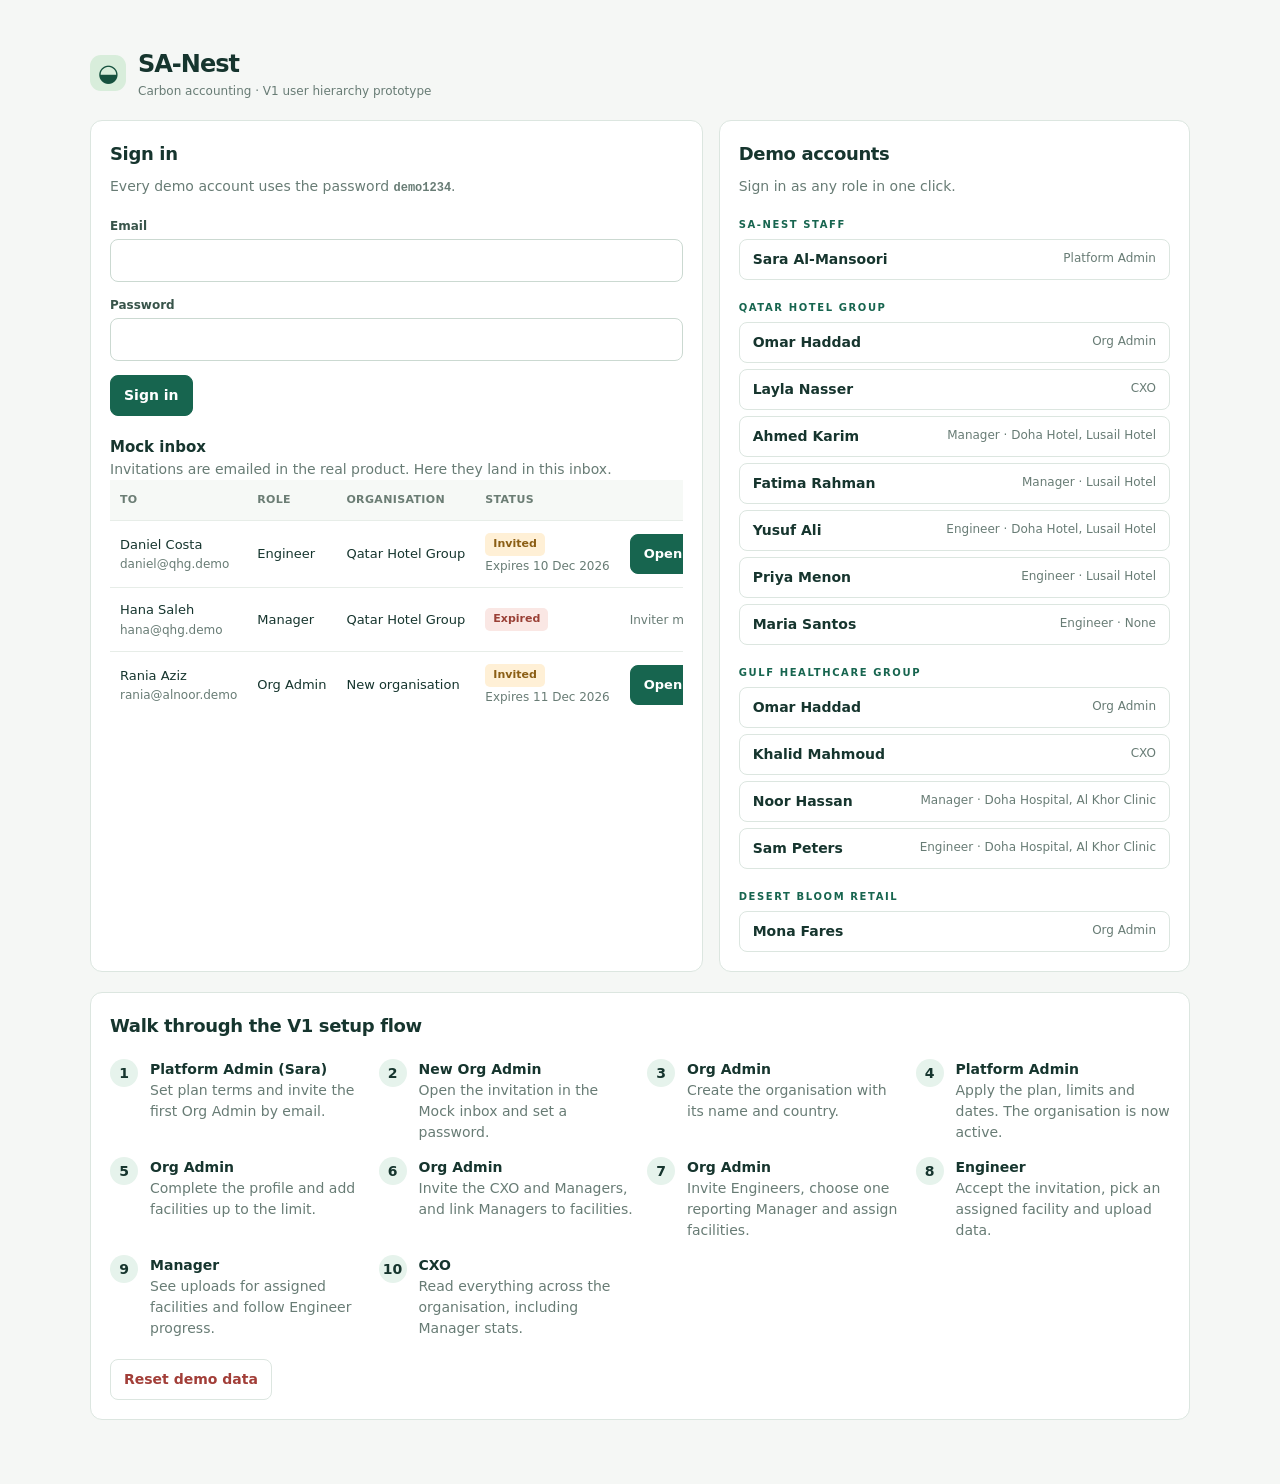
<file: index.html>
<!doctype html>
<html lang="en">
<head>
  <meta charset="utf-8">
  <meta name="viewport" content="width=device-width,initial-scale=1">
  <title>SA-Nest | User hierarchy prototype</title>
  <link rel="stylesheet" href="css/styles.css">
  <link rel="stylesheet" href="css/hierarchy.css">
</head>
<body>
  <div class="app">
    <aside class="side" id="side"></aside>
    <main class="main">
      <header class="top" id="top"></header>
      <div class="body" id="body"></div>
    </main>
  </div>

  <div class="modalshade" id="shade">
    <div class="modal" role="dialog" aria-modal="true" aria-labelledby="mt">
      <div class="modalhead"><h2 id="mt"></h2><button onclick="closeModal()" aria-label="Close">✕</button></div>
      <div id="mc"></div>
    </div>
  </div>
  <div class="toast" id="toast" role="status"></div>

  <!-- Plain scripts, loaded in order. No build step: open this file in a browser. -->
  <!-- 1. Helpers -->
  <script src="js/core/utils.js"></script>
  <!-- 2. Mock data (edit these to change the demo) -->
  <script src="js/data/plans.js"></script>
  <script src="js/data/organisations.js"></script>
  <script src="js/data/users.js"></script>
  <script src="js/data/ledger.js"></script>
  <script src="js/data/ghg.js"></script>
  <!-- 3. Rules from the hierarchy document -->
  <script src="js/core/store.js"></script>
  <script src="js/core/permissions.js"></script>
  <script src="js/core/people.js"></script>
  <script src="js/core/plans.js"></script>
  <script src="js/core/ledger.js"></script>
  <script src="js/core/auth.js"></script>
  <script src="js/core/ghg.js"></script>
  <script src="js/core/spreadsheet.js"></script>
  <!-- 4. App shell and screens -->
  <script src="js/app.js"></script>
  <script src="js/views/login.js"></script>
  <script src="js/views/platform-admin.js"></script>
  <script src="js/views/organisation.js"></script>
  <script src="js/views/overview.js"></script>
  <script src="js/views/facilities.js"></script>
  <script src="js/views/people.js"></script>
  <script src="js/views/ghg.js"></script>
  <script src="js/views/records.js"></script>
  <script>boot();</script>
</body>
</html>
</file>
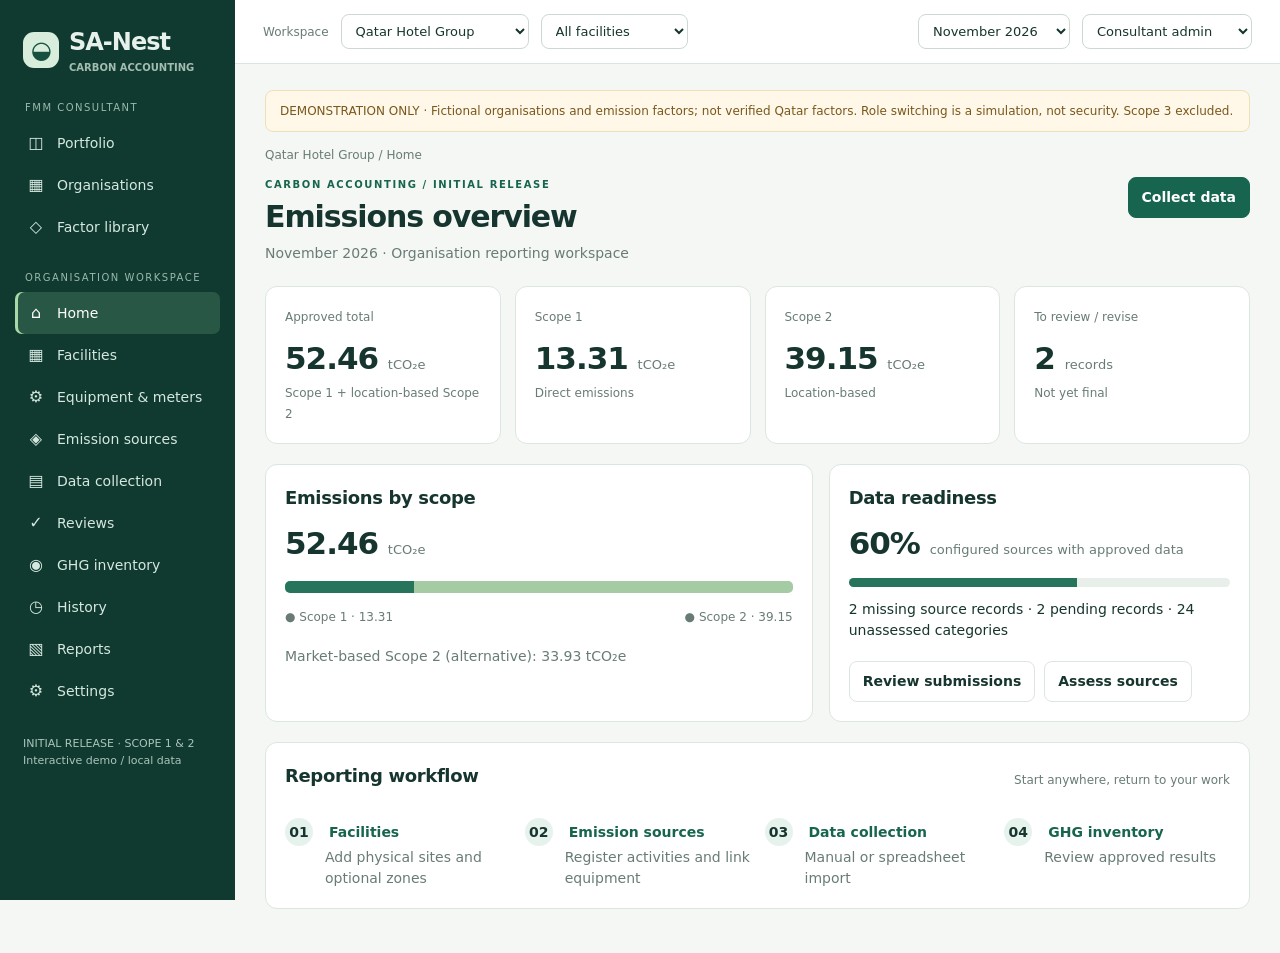
<file: original/SA-Nest_Interactive_Prototype.html>
<!doctype html><html lang="en"><head><meta charset="utf-8"><meta name="viewport" content="width=device-width,initial-scale=1"><title>SA-Nest | Carbon accounting prototype</title><style>
:root{--ink:#16352e;--muted:#687c75;--green:#17654f;--pale:#e6f3ec;--line:#dce6e0;--bg:#f5f7f5;--white:#fff;--amber:#94651b}*{box-sizing:border-box}body{margin:0;font:14px/1.5 system-ui,-apple-system,sans-serif;color:var(--ink);background:var(--bg)}button,input,select,textarea{font:inherit}button{cursor:pointer;border:1px solid var(--line);border-radius:8px;padding:9px 13px;background:white;color:var(--ink);font-weight:650}button:hover{border-color:var(--green);background:#edf6ef}button:disabled{opacity:.45;cursor:not-allowed}button.primary{background:var(--green);color:white;border-color:var(--green)}button.danger{color:#a23e38}button.link{border:0;padding:4px;color:var(--green);background:transparent}a{color:var(--green)}input,select,textarea{border:1px solid #cbd9d1;border-radius:8px;padding:10px;background:#fff;color:var(--ink);min-width:0;width:100%}input[type=file]{padding:8px}label{display:block;font-weight:650;font-size:12px;color:#38544a;margin-bottom:4px}h1,h2,h3,p{margin:0}h1{font-size:30px;letter-spacing:-1.1px;line-height:1.2}h2{font-size:18px;letter-spacing:-.35px}h3{font-size:15px}.muted,small{color:var(--muted)}small{font-size:12px}.app{display:grid;grid-template-columns:235px minmax(0,1fr);min-height:100vh}.side{background:#103a30;color:#e6f1eb;padding:24px 15px;position:sticky;top:0;height:100vh;overflow:auto}.brand{display:flex;gap:10px;align-items:center;font-size:24px;letter-spacing:-1px;font-weight:750;margin:0 8px 25px}.logo{display:grid;place-items:center;background:#d8eddb;color:#15513e;width:36px;height:36px;border-radius:11px;font-size:24px}.side small{color:#a3bdb1}.navlabel{font-size:10px;letter-spacing:1.5px;text-transform:uppercase;color:#9bb9ac;margin:22px 10px 7px}.nav{display:flex;align-items:center;gap:10px;width:100%;text-align:left;background:transparent;border:0;color:#d5e8df;padding:9px 10px;border-radius:7px;font-weight:500}.nav:hover,.nav.active{background:#285746;color:white}.nav.active{box-shadow:inset 3px 0 #a7d8a5}.ni{width:22px;text-align:center;font-size:16px}.sidefoot{margin:24px 8px;color:#abc5ba;font-size:11px}.main{min-width:0}.top{background:white;border-bottom:1px solid var(--line);padding:14px 28px;display:flex;gap:12px;align-items:center;flex-wrap:wrap;position:sticky;top:0;z-index:5}.top select{width:auto;max-width:220px;padding:8px 10px;font-size:13px}.top .grow{flex:1}.workspace{font-size:12px;color:var(--muted)}.body{padding:26px 30px 44px;max-width:1560px;margin:auto}.hero{display:flex;justify-content:space-between;gap:14px;align-items:flex-start;margin:13px 0 22px}.eyebrow{font-size:10px;letter-spacing:1.6px;color:var(--green);font-weight:750;text-transform:uppercase;margin-bottom:7px}.hero p{margin-top:8px;color:var(--muted);max-width:680px}.row{display:flex;gap:9px;align-items:center;flex-wrap:wrap}.between{justify-content:space-between}.grid{display:grid;grid-template-columns:repeat(auto-fit,minmax(215px,1fr));gap:14px}.two{display:grid;grid-template-columns:1.3fr 1fr;gap:16px}.card{background:white;border:1px solid var(--line);border-radius:12px;padding:19px;min-width:0}.card h2{margin-bottom:9px}.stat{font-size:31px;font-weight:700;letter-spacing:-1px;margin:8px 0 0;font-variant-numeric:tabular-nums}.stat span{font-size:13px;letter-spacing:0;color:var(--muted);font-weight:500}.section{margin-top:20px}.tag{display:inline-flex;align-items:center;border-radius:5px;padding:3px 8px;background:#e9efeb;color:#4f6359;font-size:11px;font-weight:650;white-space:nowrap}.tag.good{background:#e3f3e8;color:#176044}.tag.warn{background:#fff0d6;color:#8b5e14}.tag.bad{background:#fae7e4;color:#9a4036}.notice{background:#edf5ee;border:1px solid #d7e7d9;color:#365b48;padding:11px 14px;border-radius:8px;font-size:12px;margin-bottom:14px}.notice.warn{background:#fff8e8;border-color:#efdfb8;color:#79571d}.tabs{display:flex;gap:5px;border-bottom:1px solid var(--line);margin-bottom:17px;overflow:auto}.tabs button{border:0;background:transparent;white-space:nowrap;color:var(--muted);border-radius:0;border-bottom:3px solid transparent}.tabs button.active{color:var(--green);border-color:var(--green)}.tablewrap{overflow:auto}table{width:100%;border-collapse:collapse;text-align:left;white-space:nowrap}th{font-size:11px;color:#6b7d74;font-weight:700;text-transform:uppercase;letter-spacing:.35px;background:#f6f9f6}td,th{padding:12px 10px;border-bottom:1px solid #e7ede8;vertical-align:middle}td{font-size:13px}tr:last-child td{border-bottom:0}.empty{padding:24px;text-align:center;color:var(--muted)}.bar{height:12px;background:#e8efea;border-radius:5px;overflow:hidden;display:flex}.bar i{display:block;height:100%;background:#26745b}.bar i.alt{background:#a4cba3}.mini{height:9px}.field{margin-bottom:14px}.formgrid{display:grid;grid-template-columns:1fr 1fr;gap:12px}.formgrid .full{grid-column:1/-1}.modalshade{display:none;position:fixed;inset:0;background:#102a25a0;z-index:30;align-items:center;justify-content:center;padding:20px}.modalshade.open{display:flex}.modal{width:min(720px,100%);max-height:92vh;overflow:auto;background:#fff;border-radius:15px;box-shadow:0 20px 75px #0003;padding:23px}.modalhead{display:flex;justify-content:space-between;align-items:center;margin-bottom:17px}.modalfoot{display:flex;justify-content:flex-end;gap:9px;margin-top:16px;border-top:1px solid var(--line);padding-top:16px}.err{color:#a34036;font-size:12px;margin:8px 0}.toast{position:fixed;bottom:22px;right:22px;z-index:50;background:#103a30;color:white;padding:12px 18px;border-radius:9px;box-shadow:0 8px 30px #0002;display:none;max-width:90vw}.iconbox{height:38px;width:38px;border-radius:9px;background:var(--pale);display:grid;place-items:center;font-size:19px;color:var(--green)}.facility-card{display:flex;flex-direction:column;gap:12px}.facility-card .row{margin-top:auto}.crumb{color:var(--muted);font-size:12px}.chartrow{display:grid;grid-template-columns:125px 1fr 75px;gap:10px;align-items:center;margin:13px 0;font-size:12px}.chartrow b{text-align:right;font-variant-numeric:tabular-nums}.stack{display:grid;gap:12px}.pillrow{display:flex;gap:8px;flex-wrap:wrap}.step{display:flex;gap:12px;align-items:flex-start}.stepnum{width:28px;height:28px;flex:none;display:grid;place-items:center;border-radius:50%;background:var(--pale);font-weight:700}.scopebox{border:1px solid var(--line);border-radius:10px;margin-top:13px;overflow:hidden}.scopehead{padding:13px;background:#f3f7f3;display:flex;align-items:center;justify-content:space-between;gap:10px;flex-wrap:wrap}.scopebody{padding:10px 14px}.mono{font-family:ui-monospace,monospace;font-size:12px}.mobile{display:none}@media(max-width:850px){.app{grid-template-columns:1fr}.side{position:static;height:auto;padding:12px;display:flex;flex-wrap:wrap;gap:3px}.side .brand{width:100%;margin:0 4px 5px}.side .navlabel,.sidefoot{display:none}.side .nav{width:auto;font-size:12px;padding:6px 9px}.top{position:static;padding:12px}.body{padding:18px 14px}.two{grid-template-columns:1fr}.hero{flex-direction:column}.top select{max-width:100%}.formgrid{grid-template-columns:1fr}.formgrid .full{grid-column:auto}.chartrow{grid-template-columns:100px 1fr 60px}}@media print{.side,.top,.hero button,button,.notice{display:none!important}.app{display:block}.body{padding:0}.card{break-inside:avoid}.tablewrap{overflow:visible}body{background:white}}
</style></head><body><div class="app"><aside class="side" id="side"></aside><main class="main"><header class="top" id="top"></header><div class="body" id="body"></div></main></div><div class="modalshade" id="shade"><div class="modal" role="dialog" aria-modal="true" aria-labelledby="mt"><div class="modalhead"><h2 id="mt"></h2><button onclick="closeModal()" aria-label="Close">✕</button></div><div id="mc"></div></div></div><div class="toast" id="toast" role="status"></div><script>
'use strict';
const $=id=>document.getElementById(id), esc=v=>String(v??'').replace(/[&<>"']/g,c=>({'&':'&amp;','<':'&lt;','>':'&gt;','"':'&quot;',"'":'&#39;'}[c])), fmt=(n,d=2)=>Number(n).toLocaleString('en-US',{minimumFractionDigits:d,maximumFractionDigits:d}), uid=()=>Date.now().toString(36)+Math.random().toString(36).slice(2,7), today=()=>new Date().toISOString(), key='sanest-demo-v4';
const factors=[{id:'diesel',scope:1,cat:'Stationary combustion',name:'Diesel',unit:'L',ef:2.68},{id:'lpg',scope:1,cat:'Stationary combustion',name:'LPG',unit:'kg',ef:3},{id:'gas',scope:1,cat:'Stationary combustion',name:'Natural gas',unit:'m³',ef:2},{id:'petrol',scope:1,cat:'Mobile combustion',name:'Petrol',unit:'L',ef:2.31},{id:'fleetdiesel',scope:1,cat:'Mobile combustion',name:'Diesel (fleet)',unit:'L',ef:2.68},{id:'r410a',scope:1,cat:'Fugitive emissions',name:'R-410A leakage',unit:'kg',ef:2088},{id:'r134a',scope:1,cat:'Fugitive emissions',name:'R-134a leakage',unit:'kg',ef:1430},{id:'co2',scope:1,cat:'Process emissions',name:'Direct measured CO₂',unit:'kg',ef:1},{id:'electric',scope:2,cat:'Purchased electricity',name:'Grid electricity',unit:'kWh',ef:.45,mb:.39},{id:'cool',scope:2,cat:'Purchased cooling',name:'District cooling',unit:'TRh',ef:.65},{id:'heat',scope:2,cat:'Purchased heat',name:'Purchased heat',unit:'kWh thermal',ef:.20},{id:'steam',scope:2,cat:'Purchased steam',name:'Purchased steam',unit:'kWh thermal',ef:.23}];
const cats={1:['Stationary combustion','Mobile combustion','Fugitive emissions','Process emissions'],2:['Purchased electricity','Purchased cooling','Purchased heat','Purchased steam']};const facTypes=['Hotel','Hospital','Airport','Commercial office','Shopping mall','School','Factory','Catering facility','Warehouse','Other'];const fct=id=>factors.find(f=>f.id===id), periodList=['2026-09','2026-10','2026-11','2026-12','2027-01'];const pLabel=p=>new Date(p+'-15T12:00:00').toLocaleString('en-US',{month:'long',year:'numeric'});const opt=(v,t,sel)=>`<option value="${esc(v)}" ${v===sel?'selected':''}>${esc(t)}</option>`;const badge=s=>`<span class="tag ${['Approved','Closed','Active','Imported'].includes(s)?'good':['Returned','Invalid','Superseded'].includes(s)?'bad':['Submitted','Draft','Data pending','Not assessed','Revision pending'].includes(s)?'warn':''}">${esc(s)}</span>`;const btn=(t,fn,cls='')=>`<button class="${cls}" onclick="${fn}">${t}</button>`;
function seed(){let x={orgs:[{id:'o1',name:'Qatar Hotel Group',industry:'Hospitality',country:'Qatar',boundary:'Operational control',standard:'GHG Protocol',dual:true},{id:'o2',name:'Gulf Healthcare Group',industry:'Healthcare',country:'Qatar',boundary:'Operational control',standard:'GHG Protocol',dual:false},{id:'o3',name:'FMM Corporate',industry:'Facility management',country:'Qatar',boundary:'Operational control',standard:'GHG Protocol',dual:false}],fac:[{id:'f1',org:'o1',name:'Doha Hotel',type:'Hotel',city:'Doha',address:'Demo address, West Bay',area:25000,zones:['Utility area','Kitchen','Main building']},{id:'f2',org:'o1',name:'Lusail Hotel',type:'Hotel',city:'Lusail',address:'Demo address, Lusail',area:18000,zones:[]},{id:'f3',org:'o1',name:'Al Wakrah Hotel',type:'Hotel',city:'Al Wakrah',address:'Demo address, Al Wakrah',area:14000,zones:[]},{id:'f4',org:'o2',name:'Doha Hospital',type:'Hospital',city:'Doha',address:'Demo address',area:32000,zones:['Plant room','Clinical wing']},{id:'f5',org:'o3',name:'Head Office',type:'Commercial office',city:'Doha',address:'Demo address',area:2400,zones:[]}],assets:[],sources:[],records:[],audit:[],imports:[],closed:[],reports:[],na:{}};let add=(org,fac,id,name,factor,asset,zone,qs)=>{if(asset)x.assets.push({id:'a'+id,org,fac,name:asset,zone,type:factor==='electric'?'Meter':'Equipment'});x.sources.push({id,org,fac,name,factor,asset:asset?'a'+id:'',zone,active:true});for(let [period,q,status] of qs){let f=fct(factor);x.records.push({id:uid(),org,fac,source:id,period,ref:'Monthly total',versions:[{id:uid(),q,unit:f.unit,ef:f.ef,mb:f.mb??f.ef,method:'Demo factor v1',status,at:'2026-11-25T06:00:00Z',by:'Demo engineer',evidence:'Sample consumption log',reason:'Initial entry'}]})}};const n='2026-11',o='2026-10';add('o1','f1','s1','Generator fuel','diesel','DG-001','Utility area',[[o,450,'Approved'],[n,500,'Approved']]);add('o1','f1','s2','Kitchen LPG','lpg','Kitchen burner','Kitchen',[[o,280,'Approved'],[n,300,'Submitted']]);add('o1','f1','s3','Chiller refrigerant','r410a','CH-001','Utility area',[[o,2,'Approved'],[n,5,'Approved']]);add('o1','f1','s4','Main electricity','electric','MTR-001','Main building',[[o,47000,'Approved'],[n,50000,'Approved']]);add('o1','f1','s13','Spare generator fuel','diesel','DG-013','Utility area',[]);add('o1','f1','s5','District cooling','cool','Cooling meter','Utility area',[[o,10500,'Approved']]);add('o1','f2','s6','Generator fuel','diesel','DG-002','',[[n,400,'Approved']]);add('o1','f2','s7','Main electricity','electric','MTR-002','',[[n,37000,'Approved']]);add('o1','f3','s8','Main electricity','electric','MTR-003','',[[n,30000,'Submitted']]);add('o1','','s9','Central fleet fuel','petrol','','',[[n,200,'Approved']]);add('o2','f4','s10','Hospital electricity','electric','MTR-004','Plant room',[[n,80000,'Approved']]);add('o2','f4','s11','Backup generator','diesel','DG-004','Plant room',[[n,800,'Approved']]);add('o3','f5','s12','Office electricity','electric','MTR-005','',[[n,12000,'Approved']]);x.audit=[{org:'o1',at:'2026-11-25T06:00:00Z',by:'Demo admin',action:'Workspace seeded',detail:'Sample data created for the initial release'}];return x}
let db;try{db=JSON.parse(localStorage.getItem(key))||seed()}catch{db=seed()}let org='o1',fac='',period='2026-11',page='Home',scope=1,role='Consultant admin',historyTab='Calculation history',pendingImport=null,modalDraft=null;const orgObj=()=>db.orgs.find(x=>x.id===org),facility=id=>db.fac.find(x=>x.id===id),source=id=>db.sources.find(x=>x.id===id),asset=id=>db.assets.find(x=>x.id===id),current=r=>r.versions.at(-1),approved=r=>[...r.versions].reverse().find(v=>v.status==='Approved'),co2=(v,mb=false)=>v.q*(mb?v.mb:v.ef)/1000,scopeOf=r=>fct(source(r.source).factor).scope,locked=(o=org,p=period)=>db.closed.some(x=>x.org===o&&x.period===p),canEdit=()=>['Consultant admin','Organisation admin','Engineer'].includes(role),canReview=()=>['Consultant admin','Organisation admin','Facility manager'].includes(role),canAdmin=()=>['Consultant admin','Organisation admin'].includes(role);function persist(){try{localStorage.setItem(key,JSON.stringify(db))}catch{}}function log(action,detail){db.audit.unshift({org,at:today(),by:role,action,detail});persist()}function toast(s){$('toast').textContent=s;$('toast').style.display='block';clearTimeout(window.tt);window.tt=setTimeout(()=>$('toast').style.display='none',3200)}function go(p){page=p;render();window.scrollTo(0,0)}function chooseOrg(id){org=id;fac='';go('Home')}function chooseFac(id){fac=id;go('Home')}function changePeriod(p){period=p;render()}function changeRole(r){role=r;if(r!=='Consultant admin'&&['Portfolio','Organisations','Factor library'].includes(page))page='Home';render()}function rows(all=false){return db.records.filter(r=>r.org===org&&r.period===period&&(all||!fac||r.fac===fac))}function srcs(all=false){return db.sources.filter(s=>s.org===org&&(all||!fac||s.fac===fac)&&s.active)}function totals(rr){let s1=0,s2=0,mb=0,n=0;for(let r of rr){let v=approved(r);if(!v)continue;n++;if(scopeOf(r)===1)s1+=co2(v);else{s2+=co2(v);mb+=co2(v,true)}}return {s1,s2,mb,n,total:s1+s2}}function pending(rr){return rr.filter(r=>!['Approved'].includes(current(r).status))}function missing(ss=srcs(),rr=rows()){return ss.filter(s=>!rr.some(r=>r.source===s.id))}function notAssessed(ss=srcs(),loc=fac){let places=loc?[loc]:db.fac.filter(f=>f.org===org).map(f=>f.id).concat(['']);let gaps=[];for(let p of places)for(let sc of [1,2])for(let cat of cats[sc])if(!ss.some(s=>s.fac===p&&fct(s.factor).cat===cat)&&!db.na[`${org}|${p}|${cat}`])gaps.push({p,cat});return gaps}function head(title,desc,actions=''){return `<div class="crumb">${esc(orgObj().name)}${fac?' / '+esc(facility(fac).name):''} / ${esc(page)}</div><div class="hero"><div><div class="eyebrow">Carbon accounting / Initial release</div><h1>${title}</h1><p>${desc}</p></div><div class="row">${actions}</div></div>`}function table(headers,rs){return rs.length?`<div class="tablewrap"><table><thead><tr>${headers.map(x=>`<th>${x}</th>`).join('')}</tr></thead><tbody>${rs.map(r=>`<tr>${r.map(c=>`<td>${c}</td>`).join('')}</tr>`).join('')}</tbody></table></div>`:'<div class="empty">No records in this view.</div>'}function field(label,inner){return `<div class="field"><label>${label}</label>${inner}</div>`}function sel(id,opts,attrs=''){return `<select id="${id}" ${attrs}>${opts}</select>`}function inp(id,val='',attrs=''){return `<input id="${id}" value="${esc(val)}" ${attrs}>`}function formError(s){$('formerr').textContent=s}function modal(title,html){$('mt').textContent=title;$('mc').innerHTML=html;$('shade').classList.add('open');$('mc').querySelector('input,select,textarea')?.focus()}function closeModal(){$('shade').classList.remove('open');modalDraft=null;pendingImport=null}function foot(text,action){return `<div id="formerr" class="err" role="alert"></div><div class="modalfoot">${btn('Cancel','closeModal()')}${btn(text,action,'primary')}</div>`}function value(id){return $(id)?.value.trim()||''}function ensureOpen(){if(locked()){toast('This reporting period is closed. Reopen it first.');return false}return true}function download(name,content,type='text/csv'){let a=document.createElement('a');a.href=URL.createObjectURL(new Blob([content],{type}));a.download=name;a.click();setTimeout(()=>URL.revokeObjectURL(a.href),1000)}function csvLine(a){return a.map(v=>'"'+String(v??'').replace(/"/g,'""')+'"').join(',')}
const navs=[['Home','⌂'],['Facilities','▦'],['Equipment & meters','⚙'],['Emission sources','◈'],['Data collection','▤'],['Reviews','✓'],['GHG inventory','◉'],['History','◷'],['Reports','▧'],['Settings','⚙']];
function render(){let o=orgObj(),ff=db.fac.filter(x=>x.org===org);$('side').innerHTML=`<div class="brand"><div class="logo">◒</div><div>SA-Nest<small style="display:block;font-size:10px;letter-spacing:0">CARBON ACCOUNTING</small></div></div>${role==='Consultant admin'?`<div class="navlabel">FMM consultant</div>${[['Portfolio','◫'],['Organisations','▦'],['Factor library','◇']].map(nav).join('')}`:''}<div class="navlabel">${fac?'Facility':'Organisation'} workspace</div>${navs.map(nav).join('')}<div class="sidefoot">INITIAL RELEASE · SCOPE 1 & 2<br>Interactive demo / local data</div>`;$('top').innerHTML=`<div class="workspace">Workspace</div><select aria-label="Organisation" onchange="chooseOrg(this.value)">${db.orgs.map(x=>opt(x.id,x.name,org)).join('')}</select><select aria-label="Facility" onchange="chooseFac(this.value)">${opt('','All facilities',fac)}${ff.map(x=>opt(x.id,x.name,fac)).join('')}</select><div class="grow"></div><select aria-label="Reporting period" onchange="changePeriod(this.value)">${periodList.map(x=>opt(x,pLabel(x),period)).join('')}</select><select aria-label="Demo role" onchange="changeRole(this.value)">${['Consultant admin','Organisation admin','Engineer','Facility manager','Auditor','Executive viewer'].map(x=>opt(x,x,role)).join('')}</select>`;const views={'Home':home,'Portfolio':portfolio,'Organisations':organisations,'Facilities':facilities,'Equipment & meters':equipment,'Emission sources':sourcesPage,'Data collection':collection,'Reviews':reviews,'GHG inventory':inventory,'History':history,'Reports':reports,'Settings':settings,'Factor library':library};$('body').innerHTML=`<div class="notice warn">DEMONSTRATION ONLY · Fictional organisations and emission factors; not verified Qatar factors. Role switching is a simulation, not security. Scope 3 excluded.</div>${locked()?'<div class="notice">Reporting period closed. Records are read-only until reopened by an admin.</div>':''}${(views[page]||home)()}`}
function nav([p,i]){return `<button class="nav ${page===p?'active':''}" onclick="go('${p}')"><span class="ni">${i}</span>${p}</button>`}
function stats(t,rr){return `<div class="grid">${[['Approved total',t.total,'tCO₂e','Scope 1 + location-based Scope 2'],['Scope 1',t.s1,'tCO₂e','Direct emissions'],['Scope 2',t.s2,'tCO₂e','Location-based'],['To review / revise',pending(rr).length,'records','Not yet final']].map(([a,b,c,d])=>`<div class="card"><small>${a}</small><div class="stat">${fmt(b,c==='records'?0:2)} <span>${c}</span></div><small>${d}</small></div>`).join('')}</div>`}
function home(){let rr=rows(),t=totals(rr),ss=srcs(),m=missing(),g=notAssessed(),percent=ss.length?Math.round(ss.filter(s=>rr.some(r=>r.source===s.id&&approved(r))).length/ss.length*100):0;return head(fac?esc(facility(fac).name):'Emissions overview',`${pLabel(period)} · ${fac?'Facility':'Organisation'} reporting workspace`,btn('Collect data',"go('Data collection')",'primary'))+stats(t,rr)+`<div class="two section"><div class="card"><h2>Emissions by scope</h2><div class="stat">${fmt(t.total)} <span>tCO₂e</span></div><div class="bar" style="margin:15px 0"><i style="width:${t.total?t.s1/t.total*100:0}%"></i><i class="alt" style="width:${t.total?t.s2/t.total*100:0}%"></i></div><div class="row between"><small>● Scope 1 · ${fmt(t.s1)}</small><small>● Scope 2 · ${fmt(t.s2)}</small></div>${orgObj().dual?`<p class="section muted">Market-based Scope 2 (alternative): ${fmt(t.mb)} tCO₂e</p>`:''}</div><div class="card"><h2>Data readiness</h2><div class="stat">${percent}% <span>configured sources with approved data</span></div><div class="bar mini" style="margin:12px 0"><i style="width:${percent}%"></i></div><p>${m.length} missing source records · ${pending(rr).length} pending records · ${g.length} unassessed categories</p><div class="row section">${btn('Review submissions',"go('Reviews')")}${btn('Assess sources',"go('Emission sources')")}</div></div></div><div class="card section"><div class="row between"><h2>Reporting workflow</h2><small>Start anywhere, return to your work</small></div><div class="grid section">${[['01','Facilities','Add physical sites and optional zones'],['02','Emission sources','Register activities and link equipment'],['03','Data collection','Manual or spreadsheet import'],['04','GHG inventory','Review approved results']].map(([n,p,d])=>`<div class="step"><div class="stepnum">${n}</div><div><button class="link" onclick="go('${p}')">${p}</button><p class="muted">${d}</p></div></div>`).join('')}</div></div>`}
function portfolio(){return head('FMM consultant console','Manage independent client workspaces. Portfolio figures are not FMM’s corporate inventory.',btn('Add organisation','orgModal()','primary'))+`<div class="grid">${db.orgs.map(o=>{let rr=db.records.filter(r=>r.org===o.id&&r.period===period),t=totals(rr);return `<div class="card facility-card"><div class="iconbox">▦</div><h2>${esc(o.name)}</h2><small>${esc(o.industry)} · ${db.fac.filter(f=>f.org===o.id).length} facilities</small><div class="stat">${fmt(t.total)} <span>tCO₂e approved</span></div><small>${pending(rr).length} records pending · ${pLabel(period)}</small>${btn('Open workspace',`chooseOrg('${o.id}')`,'primary')}</div>`}).join('')}</div>`}
function organisations(){return head('Organisations','Client and corporate reporting entities.',btn('Add organisation','orgModal()','primary'))+`<div class="card">${table(['Organisation','Industry','Boundary','Facilities',''],db.orgs.map(o=>[esc(o.name),esc(o.industry),esc(o.boundary),db.fac.filter(f=>f.org===o.id).length,btn('Open',`chooseOrg('${o.id}')`)]))}</div>`}
function orgModal(){modal('Add organisation',`<div class="formgrid">${field('Organisation name',inp('on'))}${field('Industry',inp('oi'))}${field('Country',inp('oc','Qatar'))}${field('Consolidation approach',sel('ob',['Operational control','Financial control','Equity share'].map(x=>opt(x,x)).join('')))}${field('Reporting standard',sel('os',['GHG Protocol','ISO 14064-1 (demo)'].map(x=>opt(x,x)).join('')))}${field('Scope 2 reporting',sel('od',opt('0','Location-based only')+opt('1','Dual reporting (demo)')))}</div>${foot('Create organisation','saveOrg()')}`)}
function saveOrg(){let name=value('on');if(!name||!value('oi')||!value('oc'))return formError('Enter organisation, industry and country.');if(db.orgs.some(o=>o.name.toLowerCase()===name.toLowerCase()))return formError('Organisation already exists.');let id=uid();db.orgs.push({id,name,industry:value('oi'),country:value('oc'),boundary:value('ob'),standard:value('os'),dual:value('od')==='1'});org=id;fac='';log('Organisation created',name);closeModal();go('Home')}
function facilities(){return head('Facilities','Each physical site has a location. Zones are optional.',canAdmin()?btn('Add facility','facilityModal()','primary'):'')+`<div class="grid">${db.fac.filter(x=>x.org===org).map(f=>`<div class="card facility-card"><div class="row between"><div class="iconbox">▦</div>${badge('Active')}</div><h2>${esc(f.name)}</h2><small>${esc(f.type)} · ${esc(f.city)}, ${esc(orgObj().country)}</small><p>${esc(f.address)} · ${fmt(f.area,0)} m²</p><small>${f.zones.map(esc).join(' · ')||'No zones configured'}</small><div class="row">${btn('Open facility',`chooseFac('${f.id}')`,'primary')}${canAdmin()?btn('Manage zones',`zoneModal('${f.id}')`):''}</div></div>`).join('')||'<div class="card empty">Add your first facility.</div>'}</div>`}
function facilityModal(){modal('Add facility',`<div class="formgrid">${field('Facility name',inp('fn'))}${field('Facility type',sel('ft',facTypes.map(x=>opt(x,x)).join('')))}${field('City',inp('fc'))}${field('Floor area (m²)',inp('fa','','type="number" min="0"'))}${field('Street address',inp('fd'))}${field('Ownership / control',sel('fo',['Owned / controlled','Leased / controlled','Managed – assess boundary'].map(x=>opt(x,x)).join('')))}${field('Zones (optional, comma-separated)',inp('fz'))}</div>${foot('Create facility','saveFacility()')}`)}
function saveFacility(){if(!value('fn')||!value('fc')||!value('fd')||Number(value('fa'))<0)return formError('Enter name, city, address and valid area.');let id=uid();db.fac.push({id,org,name:value('fn'),type:value('ft'),city:value('fc'),address:value('fd'),area:Number(value('fa')),control:value('fo'),zones:[...new Set(value('fz').split(',').map(x=>x.trim()).filter(Boolean))]});log('Facility created',value('fn'));closeModal();chooseFac(id)}
function zoneModal(id){let f=facility(id);modal('Manage zones · '+f.name,`${field('Add zone',inp('zn'))}<p class="muted">Existing zones: ${f.zones.map(esc).join(', ')||'None'}</p>${foot('Add zone',`saveZone('${id}')`)}`)}function saveZone(id){let f=facility(id),z=value('zn');if(!z||f.zones.includes(z))return formError('Enter a new zone name.');f.zones.push(z);log('Zone created',f.name+' / '+z);closeModal();render()}
function locOpts(selId=fac){return opt('','Organisation-level',selId)+db.fac.filter(x=>x.org===org).map(x=>opt(x.id,x.name,selId)).join('')}
function equipment(){return head('Equipment & meters','A shared asset register. Link equipment to sources; aggregate sources do not need an asset.',canEdit()?btn('Add equipment or meter','assetModal()','primary'):'')+`<div class="card">${table(['Asset','Type','Facility','Zone','Linked sources'],db.assets.filter(a=>a.org===org&&(!fac||a.fac===fac)).map(a=>[esc(a.name),esc(a.type),esc(facility(a.fac)?.name||'Organisation-level'),esc(a.zone||'—'),db.sources.filter(s=>s.asset===a.id).length]))}</div>`}
function assetModal(){modal('Add equipment or meter',`${field('Asset name / code',inp('an'))}${field('Type',sel('at',opt('Equipment','Equipment')+opt('Meter','Meter')))}${field('Facility',sel('af',locOpts(),'onchange="assetZones()"'))}${field('Zone',sel('az',opt('','No zone')))}${foot('Save asset','saveAsset()')}`);assetZones()}
function assetZones(){let f=facility(value('af'));$('az').innerHTML=opt('','No zone')+(f?.zones||[]).map(x=>opt(x,x)).join('')}
function saveAsset(){let n=value('an'),f=value('af');if(!n)return formError('Enter an asset name.');if(db.assets.some(a=>a.org===org&&a.fac===f&&a.name.toLowerCase()===n.toLowerCase()))return formError('Asset already exists.');db.assets.push({id:uid(),org,fac:f,name:n,type:value('at'),zone:value('az')});log('Asset created',n);closeModal();render()}
function scopeTabs(){return `<div class="tabs">${[1,2].map(s=>`<button class="${scope===s?'active':''}" onclick="scope=${s};render()">Scope ${s} · ${s===1?'Direct':'Purchased energy'}</button>`).join('')}</div>`}
function sourcesPage(){return head('Emission sources','Register what needs measuring, or assess categories as not applicable.',canEdit()?btn('Add emission source','sourceModal()','primary'):'')+scopeTabs()+categoryBoxes(false)}
function categoryBoxes(collect){let ss=srcs(),rr=rows();return cats[scope].map(cat=>{let items=ss.filter(s=>fct(s.factor).cat===cat),key=`${org}|${fac}|${cat}`,na=db.na[key];return `<div class="scopebox"><div class="scopehead"><div><h3>${cat}</h3><small>${items.length} sources configured${na?' · '+(fac?'Facility':'Central activities')+' N/A':''}</small></div><div class="row">${canEdit()&&!locked()?btn('+ Add emission source',`sourceModal('${cat}',${collect})`):''}${canAdmin()&&!locked()&&!items.some(s=>s.fac===fac)?btn(na?'Clear N/A':(fac?'Mark not applicable':'Mark central activities N/A'),`toggleNA('${cat}')`):''}</div></div><div class="scopebody">${items.length?table(collect?['Source','Facility / zone','Activity status','']:['Source','Facility / zone','Equipment','Activity type',''],items.map(s=>{let rrs=rr.filter(r=>r.source===s.id);return collect?[esc(s.name),esc((facility(s.fac)?.name||'Organisation-level')+(s.zone?' / '+s.zone:'')),rrs.length?rrs.map(r=>badge(current(r).status)).join(' '):badge('Data pending'),canEdit()&&!locked()?btn('Add activity',`entryModal('${s.id}')`):'']:[esc(s.name),esc((facility(s.fac)?.name||'Organisation-level')+(s.zone?' / '+s.zone:'')),esc(asset(s.asset)?.name||'Aggregate'),esc(fct(s.factor).name),btn('Collect',`go('Data collection');scope=${scope};render()`)]})): `<p class="muted">${na?'Not applicable · '+esc(na):'Not assessed / not configured. Missing is not zero.'}</p>`}</div></div>`}).join('')}
function toggleNA(cat){let k=`${org}|${fac}|${cat}`;if(db.na[k])delete db.na[k];else{let reason=prompt('Why is this category not applicable to '+(fac?facility(fac).name:'organisation-level activities')+'?');if(!reason?.trim())return;db.na[k]=reason.trim()}log('Applicability updated',cat);render()}
function sourceModal(cat=cats[scope][0],collect=false){if(!canEdit()||!ensureOpen())return;modal('Add emission source',`<p class="muted" style="margin-bottom:12px">Register a source and optionally link or create equipment without leaving this workflow.</p>${field('Source name',inp('sn'))}${field('Facility',sel('sf',locOpts(),'onchange="sourceFields()"'))}${field('Category / activity',sel('st',factors.filter(f=>f.scope===scope).map(f=>opt(f.id,f.cat+' · '+f.name,factors.find(v=>v.cat===cat)?.id)).join('')))}${field('Zone',sel('sz',opt('','No zone')))}${field('Equipment or meter',sel('sa',opt('','Aggregate / no equipment'),'onchange="$(\'newasset\').style.display=this.value===\'new\'?\'block\':\'none\'"'))}<div id="newasset" style="display:none">${field('New asset name',inp('san'))}${field('Asset type',sel('sat',opt('Equipment','Equipment')+opt('Meter','Meter')))}</div>${foot(collect?'Save & enter activity':'Save source',`saveSource(${collect})`)}`);sourceFields()}
function sourceFields(){let f=value('sf');$('sz').innerHTML=opt('','No zone')+(facility(f)?.zones||[]).map(x=>opt(x,x)).join('');$('sa').innerHTML=opt('','Aggregate / no equipment')+db.assets.filter(a=>a.org===org&&a.fac===f).map(a=>opt(a.id,a.name)).join('')+opt('new','+ Create new equipment / meter');$('newasset').style.display='none'}
function saveSource(collect){let n=value('sn'),f=value('sf'),ft=value('st'),a=value('sa'),z=value('sz');if(!n||!fct(ft))return formError('Enter source name and activity.');if(db.sources.some(s=>s.org===org&&s.fac===f&&s.name.toLowerCase()===n.toLowerCase()))return formError('Source name already exists at this location.');if(a==='new'){let an=value('san');if(!an||db.assets.some(a=>a.org===org&&a.fac===f&&a.name.toLowerCase()===an.toLowerCase()))return formError('Enter a unique asset name.');a=uid();db.assets.push({id:a,org,fac:f,name:an,zone:z,type:value('sat')})}let id=uid();db.sources.push({id,org,fac:f,name:n,factor:ft,asset:a,zone:z,active:true});delete db.na[`${org}|${f}|${fct(ft).cat}`];log('Emission source created',n);closeModal();render();if(collect)entryModal(id)}
function collection(){let rr=rows().filter(r=>scopeOf(r)===scope);return head('Data collection','Enter actual consumption, upload a structured file, or revise an existing activity.',canEdit()&&!locked()?btn('Upload Excel / CSV','importModal()','primary')+btn('Download CSV template','template()'):'')+scopeTabs()+categoryBoxes(true)+`<div class="card section"><h2>Activity records · ${pLabel(period)}</h2>${recordTable(rr,true)}</div>`}
function recordTable(rr,actions=false){return table(['Source / facility','Reference','Quantity','Emissions tCO₂e','Status','Version',''],rr.map(r=>{let v=current(r);return [esc(source(r.source).name)+'<br><small>'+esc(facility(r.fac)?.name||'Organisation-level')+'</small>',esc(r.ref),fmt(v.q)+' '+esc(v.unit),fmt(co2(v),3),badge(v.status),r.versions.length,btn('Details',`detail('${r.id}')`)+(actions&&canEdit()&&!locked()?btn(v.status==='Approved'?'Revise':'Edit / revise',`entryModal('${r.source}','${r.id}')`):'')]}))}
function entryModal(id,rid=''){if(!canEdit()||!ensureOpen())return;let s=source(id),f=fct(s.factor),r=db.records.find(x=>x.id===rid),v=r&&current(r);modal(r?'Revise activity':'Add activity data',`<div class="notice">${esc(s.name)} · Scope ${f.scope} · ${esc(facility(s.fac)?.name||'Organisation-level')} · ${pLabel(period)}</div>${field('Activity reference (unique for source and month)',inp('er',r?.ref||'Monthly total',r?'readonly':''))}${field('Quantity ('+esc(f.unit)+')',inp('eq',v?.q??'','type="number" min="0" step="any" oninput="preview(\''+id+'\')"'))}${field('Evidence reference / notes',inp('ee',v?.evidence||''))}${field('Attach supporting file (name retained in demo)',`<input id="efile" type="file" accept=".pdf,.jpg,.png,.xlsx,.csv"/>`)}${field('Reason / change description',inp('why',r?'':'Initial entry'))}<div class="card" id="preview"></div><div id="formerr" class="err"></div><div class="modalfoot">${btn('Cancel','closeModal()')}${btn('Save draft',`saveEntry('${id}','${rid}','Draft')`)}${btn('Submit for review',`saveEntry('${id}','${rid}','Submitted')`,'primary')}</div>`);preview(id)}
function preview(id){let f=fct(source(id).factor),q=Number(value('eq'));$('preview').innerHTML=`<small>Calculation preview · mock factor v1</small><div class="stat">${fmt(q>=0?q*f.ef/1000:0,3)} <span>tCO₂e</span></div><small>${esc(f.name)} · ${f.ef} kgCO₂e/${esc(f.unit)} · quantity × factor ÷ 1,000</small>${f.scope===2&&orgObj().dual?`<p>Alternative market-based demo: ${fmt(q*(f.mb??f.ef)/1000,3)} tCO₂e</p>`:''}`}
function newVersion(s,q,status,evidence,reason){let f=fct(s.factor);return {id:uid(),q,unit:f.unit,ef:f.ef,mb:f.mb??f.ef,method:'Demo factor v1',status,at:today(),by:role,evidence,reason}}
function saveEntry(id,rid,status){if(!ensureOpen())return;let s=source(id),q=Number(value('eq')),ref=value('er'),reason=value('why'),evidence=[value('ee'),$('efile').files[0]?.name].filter(Boolean).join(' · ');if(!value('eq')||!Number.isFinite(q)||q<0||!ref||!reason)return formError('Enter non-negative quantity, reference and reason.');let r=db.records.find(x=>x.id===rid);if(!r&&db.records.some(x=>x.source===id&&x.period===period&&x.ref.toLowerCase()===ref.toLowerCase()))return formError('Duplicate reference. Revise the existing record instead.');if(!r&&db.records.some(x=>x.source===id&&x.period===period&&(x.ref.toLowerCase()==='monthly total'||ref.toLowerCase()==='monthly total')))return formError('Monthly total overlaps existing activity records. Revise it or use a separate non-overlapping source.');if(r&&r.period!==period)return formError('Reporting period mismatch.');if(!r){r={id:uid(),org,fac:s.fac,source:id,period,ref,versions:[]};db.records.push(r)}let prev=current(r);if(prev&&prev.status!=='Approved')prev.status='Superseded';r.versions.push(newVersion(s,q,status,evidence,reason));log('Activity '+status.toLowerCase(),s.name+' / '+ref+' / v'+r.versions.length);closeModal();render();toast('Activity '+status.toLowerCase())}
function detail(id){let r=db.records.find(x=>x.id===id);modal('Calculation record · '+source(r.source).name,`<p class="muted">${esc(r.ref)} · ${pLabel(r.period)} · ${esc(facility(r.fac)?.name||'Organisation-level')}</p>${r.versions.map((v,i)=>`<div class="card section"><div class="row between"><h3>Version ${i+1}</h3>${badge(v.status)}</div><p class="mono">${fmt(v.q)} ${esc(v.unit)} × ${v.ef} ÷ 1,000 = ${fmt(co2(v),3)} tCO₂e</p><p>${esc(v.method)} · ${esc(v.id)}</p><small>${esc(v.at)} · ${esc(v.by)}</small><p>Evidence: ${esc(v.evidence||'None recorded')}</p><p>Reason: ${esc(v.reason)}</p></div>`).join('')}<div class="modalfoot">${btn('Close','closeModal()')}</div>`)}
function reviews(){let rr=rows().filter(r=>current(r).status==='Submitted');return head('Reviews & approvals','Submitted calculations are excluded from approved inventory until reviewed. Prior approved versions remain effective while a revision is pending.')+`<div class="card">${table(['Source','Reference','Quantity','tCO₂e','Action'],rr.map(r=>{let v=current(r);return [esc(source(r.source).name),esc(r.ref),fmt(v.q)+' '+esc(v.unit),fmt(co2(v),3),btn('Details',`detail('${r.id}')`)+(canReview()&&!locked()?btn('Approve',`review('${r.id}',true)`,'primary')+btn('Return',`review('${r.id}',false)`):'')]}))}</div><div class="card section"><h2>Other unfinished records</h2>${recordTable(rows().filter(r=>['Draft','Returned'].includes(current(r).status)),true)}</div>`}
function review(id,yes){if(!canReview()||!ensureOpen())return;let r=db.records.find(x=>x.id===id),v=current(r);if(v.status!=='Submitted')return;let reason=yes?'Approved in demo':prompt('Reason for returning this record:');if(!reason?.trim())return;if(yes)for(let old of r.versions)if(old!==v&&old.status==='Approved')old.status='Superseded';v.status=yes?'Approved':'Returned';v.review={by:role,at:today(),reason};log(v.status,source(r.source).name+' / '+r.ref+' / '+reason);render();toast(v.status)}
function inventory(){let rr=rows(),t=totals(rr);return head('GHG inventory','Approved, non-duplicated activity records. Scope 3 is not assessed.',btn('Export approved CSV','exportInventory()','primary'))+stats(t,rr)+`<div class="card section"><h2>Consolidated by facility</h2>${table(['Facility','Scope 1','Scope 2 location','Total location',...(orgObj().dual?['Scope 2 market (alternative)']:[])],(fac?[facility(fac)]:db.fac.filter(f=>f.org===org).concat([{id:'',name:'Organisation-level'}])).map(f=>{let a=totals(rr.filter(r=>r.fac===f.id));return [esc(f.name),fmt(a.s1),fmt(a.s2),fmt(a.total),...(orgObj().dual?[fmt(a.mb)]:[])]}))}</div><div class="card section"><h2>Approved source records</h2>${table(['Scope','Category','Source','Facility','Quantity','tCO₂e',''],rr.filter(r=>approved(r)).map(r=>{let s=source(r.source),v=approved(r);return [scopeOf(r),esc(fct(s.factor).cat),esc(s.name),esc(facility(r.fac)?.name||'Organisation-level'),fmt(v.q)+' '+esc(v.unit),fmt(co2(v),3),btn('Trace',`detail('${r.id}')`)]}))}<p class="muted section">Missing: ${missing().length} configured sources · ${notAssessed().length} unassessed categories · ${pending(rr).length} unfinished records. This may be a partial inventory.</p></div>`}
function exportInventory(){let a=[['organisation','facility','period','scope','source','reference','quantity','unit','factor','tCO2e','market_tCO2e_alternative','version']];for(let r of rows()){let v=approved(r);if(v)a.push([orgObj().name,facility(r.fac)?.name||'Organisation-level',period,scopeOf(r),source(r.source).name,r.ref,v.q,v.unit,v.ef,co2(v),orgObj().dual&&scopeOf(r)===2?co2(v,true):'',v.id])}download('SA-Nest-demo-inventory.csv',a.map(csvLine).join('\n'))}
function history(){let opts=['Calculation history','Import history','Audit trail'];return head('History & audit','Trace calculations, imports and actions separately. Demo logs are local, not tamper-proof.')+`<div class="tabs">${opts.map(x=>`<button class="${historyTab===x?'active':''}" onclick="historyTab='${x}';render()">${x}</button>`).join('')}</div><div class="card">${historyTab===opts[0]?table(['Period','Source','Reference','Versions','Current status',''],db.records.filter(r=>r.org===org&&(!fac||r.fac===fac)).map(r=>[pLabel(r.period),esc(source(r.source).name),esc(r.ref),r.versions.length,badge(current(r).status),btn('View history',`detail('${r.id}')`)])):historyTab===opts[1]?table(['File','Period','Imported','Rejected','By','Time'],db.imports.filter(i=>i.org===org).map(i=>[esc(i.name),pLabel(i.period),i.ok,i.bad,esc(i.by),esc(i.at)])):table(['Time','Actor','Action','Details'],db.audit.filter(i=>i.org===org).map(i=>[esc(i.at),esc(i.by),esc(i.action),esc(i.detail)]))}</div>`}
function template(){let ss=srcs().filter(s=>fct(s.factor).scope===scope);download('SA-Nest-scope-'+scope+'-template.csv',[['source_id','period','reference','quantity','unit','evidence'],...ss.map(s=>[s.id,period,'','',fct(s.factor).unit,''])].map(csvLine).join('\n'))}
function importModal(){if(!canEdit()||!ensureOpen())return;modal('Upload Excel or CSV',`<div class="notice">Scope ${scope} · ${pLabel(period)}. Download the template for valid source IDs. One row per activity. The first worksheet is used for .xlsx files.</div>${field('Select file','<input id="ifile" type="file" accept=".csv,.xlsx">')}<div class="row">${btn('Download template','template()')}${btn('Load sample rows','sampleImport()')}</div><div id="importpreview" class="section"></div><div id="formerr" class="err"></div><div class="modalfoot">${btn('Cancel','closeModal()')}${btn('Validate file','validateFile()')}${btn('Import valid rows','commitImport()','primary')}</div>`)}
function parseCSV(t){let out=[],r=[],v='',quoted=false;for(let i=0;i<t.length;i++){let c=t[i];if(c==='"'){if(quoted&&t[i+1]==='"'){v+='"';i++}else quoted=!quoted}else if(!quoted&&c===','){r.push(v);v=''}else if(!quoted&&(c==='\n'||c==='\r')){if(c==='\r'&&t[i+1]==='\n')i++;r.push(v);if(r.some(Boolean))out.push(r);r=[];v=''}else v+=c}if(quoted)throw Error('Unclosed CSV quotation.');r.push(v);if(r.some(Boolean))out.push(r);return out}
async function parseXlsx(file){let b=new Uint8Array(await file.arrayBuffer()),dv=new DataView(b.buffer),u16=i=>dv.getUint16(i,true),u32=i=>dv.getUint32(i,true),dec=new TextDecoder(),end=-1;for(let i=b.length-22;i>=Math.max(0,b.length-65557);i--)if(u32(i)===0x06054b50){end=i;break}if(end<0)throw Error('Invalid XLSX ZIP');let n=u16(end+10),p=u32(end+16),parts={};for(let i=0;i<n;i++){if(u32(p)!==0x02014b50)throw Error('Invalid ZIP directory');let method=u16(p+10),size=u32(p+20),nl=u16(p+28),xl=u16(p+30),cl=u16(p+32),off=u32(p+42),name=dec.decode(b.slice(p+46,p+46+nl));let start=off+30+u16(off+26)+u16(off+28);parts[name]={method,bytes:b.slice(start,start+size)};p+=46+nl+xl+cl}async function xml(name){let item=parts[name];if(!item)return null;let data=item.bytes;if(item.method===8){if(typeof DecompressionStream==='undefined')throw Error('This browser cannot unpack XLSX. Save as CSV and retry.');data=new Uint8Array(await new Response(new Blob([data]).stream().pipeThrough(new DecompressionStream('deflate-raw'))).arrayBuffer())}else if(item.method!==0)throw Error('Unsupported ZIP compression');return new DOMParser().parseFromString(dec.decode(data),'application/xml')}let wb=await xml('xl/workbook.xml'),rel=await xml('xl/_rels/workbook.xml.rels'),sheet=wb?.getElementsByTagName('sheet')[0],rid=sheet?.getAttribute('r:id'),target=[...(rel?.getElementsByTagName('Relationship')||[])].find(x=>x.getAttribute('Id')===rid)?.getAttribute('Target'),path=target?(target.startsWith('/')?target.slice(1):'xl/'+target.replace(/^\.\//,'')):'xl/worksheets/sheet1.xml',ws=await xml(path);if(!ws)throw Error('No worksheet found');let ss=await xml('xl/sharedStrings.xml'),strings=[...(ss?.getElementsByTagName('si')||[])].map(x=>[...x.getElementsByTagName('t')].map(y=>y.textContent).join(''));return [...ws.getElementsByTagName('row')].map(row=>{let vals=[];for(let c of row.getElementsByTagName('c')){let letters=(c.getAttribute('r')||'A').match(/^[A-Z]+/)[0],ix=[...letters].reduce((a,ch)=>a*26+ch.charCodeAt(0)-64,0)-1,t=c.getAttribute('t'),v=c.getElementsByTagName('v')[0]?.textContent||'';vals[ix]=t==='s'?strings[Number(v)]||'':t==='inlineStr'?[...c.getElementsByTagName('t')].map(x=>x.textContent).join(''):v}return vals}).filter(r=>r.some(Boolean))}
async function validateFile(){let f=$('ifile').files[0];if(!f)return formError('Choose a CSV or XLSX file.');pendingImport=null;try{if(f.size>5*1024*1024)throw Error('Demo file limit is 5 MB.');let data=f.name.toLowerCase().endsWith('.xlsx')?await parseXlsx(f):parseCSV((await f.text()).replace(/^\uFEFF/,''));validateRows(data,f.name)}catch(e){formError(e.message)}}
function sampleImport(){let s=srcs().find(x=>fct(x.factor).scope===scope&&!db.records.some(r=>r.source===x.id&&r.period===period&&r.ref.toLowerCase()==='monthly total'));if(!s)return formError('Choose a source without a monthly total or add a source first.');let u=fct(s.factor).unit;validateRows([['source_id','period','reference','quantity','unit','evidence'],[s.id,period,'Demo batch '+uid(),25,u,'Sample log'],[s.id,period,'Invalid example',-10,u,''],['unknown',period,'Bad source',30,u,'']],'Sample import.csv')}
function validateRows(data,name){let h=(data.shift()||[]).map(v=>String(v||'').trim().toLowerCase()),required=['source_id','period','reference','quantity','unit'];if(required.some(k=>!h.includes(k)))return formError('Missing required columns: '+required.join(', '));let seen=new Set(),parsed=data.map((a,i)=>{let get=k=>String(a[h.indexOf(k)]??'').trim(),id=get('source_id'),s=source(id),p=get('period'),ref=get('reference'),q=Number(get('quantity')),unit=get('unit'),dup=id+'|'+p+'|'+ref.toLowerCase(),err='';if(!s||s.org!==org||(fac&&s.fac!==fac)||fct(s.factor).scope!==scope)err='Unknown or out-of-context source';else if(p!==period)err='Reporting period mismatch';else if(!ref||!get('quantity')||!Number.isFinite(q)||q<0)err='Invalid reference or quantity';else if(unit!==fct(s.factor).unit)err='Unit mismatch: expected '+fct(s.factor).unit;else if(db.records.some(r=>r.source===id&&r.period===p&&(r.ref.toLowerCase()==='monthly total'||ref.toLowerCase()==='monthly total'))||[...seen].some(k=>k.startsWith(id+'|'+p+'|')&&(k.endsWith('|monthly total')||ref.toLowerCase()==='monthly total')))err='Monthly total overlaps other records';else if(seen.has(dup)||db.records.some(r=>r.source===id&&r.period===p&&r.ref.toLowerCase()===ref.toLowerCase()))err='Duplicate reference';seen.add(dup);return {line:i+2,id,p,ref,q,unit,evidence:get('evidence'),err}});pendingImport={name,parsed};$('formerr').textContent='';$('importpreview').innerHTML=`<p><b>${parsed.filter(x=>!x.err).length} valid</b> · ${parsed.filter(x=>x.err).length} rejected</p>${table(['Row','Source','Reference','Quantity','Validation'],parsed.slice(0,100).map(x=>[x.line,esc(source(x.id)?.name||x.id),esc(x.ref),esc(x.q)+' '+esc(x.unit),x.err?`<span class="tag bad">${esc(x.err)}</span>`:badge('Valid')]))}`}
function commitImport(){if(!pendingImport)return formError('Validate a file or sample first.');if(!ensureOpen())return;let {name,parsed}=pendingImport,ok=0,bad=0;for(let x of parsed){if(x.err){bad++;continue}let s=source(x.id);if(db.records.some(r=>r.source===x.id&&r.period===period&&(r.ref.toLowerCase()===x.ref.toLowerCase()||r.ref.toLowerCase()==='monthly total'||x.ref.toLowerCase()==='monthly total'))){bad++;continue}db.records.push({id:uid(),org,fac:s.fac,source:s.id,period,ref:x.ref,versions:[newVersion(s,x.q,'Submitted',x.evidence||name,'Imported from '+name)]});ok++}db.imports.unshift({org,name,period,ok,bad,by:role,at:today(),rows:parsed});log('File imported',name+' · '+ok+' submitted / '+bad+' rejected');closeModal();render();toast(ok+' rows submitted for review')}
function reports(){let rr=rows(true),t=totals(rr),g=notAssessed(srcs(true),''),m=missing(srcs(true),rr);return head('Reports','Organisation-level inventory snapshots and period controls.',canAdmin()?btn(locked()?'Reopen period':'Close period',`periodAction(${locked()})`,'primary'):'')+`<div class="card"><h2>${pLabel(period)} · ${locked()?'Closed period':'Open period'}</h2><p>Scope 1: ${fmt(t.s1)} tCO₂e · Scope 2 location: ${fmt(t.s2)} tCO₂e · ${m.length} missing · ${g.length} unassessed categories · ${pending(rr).length} unfinished records.</p><p class="muted">Scope 3 excluded. A report can be saved as a draft while the period is open. Closing requires complete source and category assessment in this demo.</p><div class="row section">${canAdmin()?btn('Save report snapshot','makeReport()','primary'):''}${btn('Print current view','window.print()')}</div></div><div class="card section"><h2>Saved reports</h2>${table(['Report','Period','State','Scope 1','Scope 2 location','Total',''],db.reports.filter(r=>r.org===org).map(r=>[esc(r.id),pLabel(r.period),badge(r.closed?'Closed':'Draft'),fmt(r.t.s1),fmt(r.t.s2),fmt(r.t.total),btn('View snapshot',`reportDetail('${r.id}')`)]))}</div>`}
function periodAction(reopen){if(!canAdmin())return;if(reopen){let why=prompt('Reason for reopening the period:');if(!why?.trim())return;db.closed=db.closed.filter(x=>!(x.org===org&&x.period===period));log('Period reopened',period+' · '+why)}else{let rr=rows(true);if(pending(rr).length||missing(srcs(true),rr).length||notAssessed(srcs(true),'').length)return toast('Resolve missing data, unassessed categories and pending records before closing.');db.closed.push({org,period,at:today()});log('Period closed',period);makeReport(false)}render()}
function makeReport(show=true){let rr=rows(true),id='R-'+uid(),o=orgObj();db.reports.unshift({id,org,period,closed:locked(),t:totals(rr),at:today(),name:o.name,boundary:o.boundary,standard:o.standard,dual:o.dual,missing:missing(srcs(true),rr).length,gaps:notAssessed(srcs(true),'').length,pending:pending(rr).length,records:rr.filter(r=>approved(r)).map(r=>({source:source(r.source).name,fac:facility(r.fac)?.name||'Organisation-level',v:{...approved(r)}}))});log('Report snapshot saved',id);if(show){render();reportDetail(id)}}
function reportDetail(id){let r=db.reports.find(x=>x.id===id);modal('GHG report snapshot',`<div class="eyebrow">${r.closed?'Closed period':'Draft'} · ${pLabel(r.period)} · ${esc(r.id)}</div><h1>${esc(r.name)}</h1><p>${esc(r.boundary)} · ${esc(r.standard)}</p><div class="stat">${fmt(r.t.total)} <span>tCO₂e</span></div><p>Scope 1: ${fmt(r.t.s1)} · Scope 2 location: ${fmt(r.t.s2)}${r.dual?' · Scope 2 market alternative: '+fmt(r.t.mb):''}</p><p class="muted">Missing sources: ${r.missing}; unassessed categories: ${r.gaps}; unfinished records: ${r.pending}. Scope 3 not assessed. Mock factors; not for disclosure.</p><div class="section">${table(['Source','Facility','Quantity','tCO₂e','Version'],r.records.map(x=>[esc(x.source),esc(x.fac),fmt(x.v.q)+' '+esc(x.v.unit),fmt(co2(x.v),3),esc(x.v.id)]))}</div><div class="modalfoot">${btn('Download snapshot CSV',`reportCSV('${id}')`,'primary')}${btn('Close','closeModal()')}</div>`)}
function reportCSV(id){let r=db.reports.find(x=>x.id===id);download(id+'.csv',[['organisation','period','boundary','state','scope_1','scope_2_location','total_location','scope_2_market_alternative','missing','unassessed','unfinished','note'],[r.name,r.period,r.boundary,r.closed?'Closed':'Draft',r.t.s1,r.t.s2,r.t.total,r.dual?r.t.mb:'',r.missing,r.gaps,r.pending,'Mock factors; Scope 3 excluded'],[],['source','facility','quantity','unit','factor','tCO2e','version'],...r.records.map(x=>[x.source,x.fac,x.v.q,x.v.unit,x.v.ef,co2(x.v),x.v.id])].map(csvLine).join('\n'))}
function settings(){let o=orgObj();return head('Settings','Workspace configuration and demonstration controls.')+`<div class="two"><div class="card"><h2>Organisation profile</h2>${field('Reporting entity',esc(o.name))}${field('Country',esc(o.country))}${field('Reporting boundary',esc(o.boundary))}${field('Reporting standard',esc(o.standard))}${field('Scope 2 method',o.dual?'Dual reporting (demo)':'Location-based only')}${fac?field('Facility location',esc(facility(fac).city)+' · '+esc(facility(fac).address)):''}<small>Boundary settings are selected at onboarding. Production changes require controlled recalculation and approval.</small></div><div class="card"><h2>Prototype settings</h2><p>Changes are stored locally where browser storage is available. This file has no server, actual user authentication or secure audit storage.</p><div class="row section">${btn('Export demo backup','download(\'SA-Nest-demo-backup.json\',JSON.stringify(db,null,2),\'application/json\')')}${btn('Reset demo','resetDemo()','danger')}</div></div></div>`}
function resetDemo(){if(!confirm('Reset all local demo changes?'))return;db=seed();org='o1';fac='';period='2026-11';role='Consultant admin';persist();go('Home')}
function library(){return head('Emission factor library','Read-only demonstration factors. These values are invented or illustrative, not verified Qatar reporting factors.')+`<div class="card">${table(['Scope','Category','Factor','Unit','kgCO₂e/unit','Version'],factors.map(f=>[f.scope,esc(f.cat),esc(f.name),esc(f.unit),f.ef,'Demo v1']))}</div>`}
$('shade').addEventListener('click',e=>{if(e.target===$('shade'))closeModal()});document.addEventListener('keydown',e=>{if(e.key==='Escape')closeModal()});render();
</script></body></html>
</file>
<file: css/styles.css>
/* SA-Nest base styles (carried over from the original prototype) */
:root {
  --ink:#16352e;
  --muted:#687c75;
  --green:#17654f;
  --pale:#e6f3ec;
  --line:#dce6e0;
  --bg:#f5f7f5;
  --white:#fff;
  --amber:#94651b;
}

* {
  box-sizing:border-box;
}

body {
  margin:0;
  font:14px/1.5 system-ui,-apple-system,sans-serif;
  color:var(--ink);
  background:var(--bg);
}

button,input,select,textarea {
  font:inherit;
}

button {
  cursor:pointer;
  border:1px solid var(--line);
  border-radius:8px;
  padding:9px 13px;
  background:white;
  color:var(--ink);
  font-weight:650;
}

button:hover {
  border-color:var(--green);
  background:#edf6ef;
}

button:disabled {
  opacity:.45;
  cursor:not-allowed;
}

button.primary {
  background:var(--green);
  color:white;
  border-color:var(--green);
}

button.danger {
  color:#a23e38;
}

button.link {
  border:0;
  padding:4px;
  color:var(--green);
  background:transparent;
}

a {
  color:var(--green);
}

input,select,textarea {
  border:1px solid #cbd9d1;
  border-radius:8px;
  padding:10px;
  background:#fff;
  color:var(--ink);
  min-width:0;
  width:100%;
}

input[type=file] {
  padding:8px;
}

label {
  display:block;
  font-weight:650;
  font-size:12px;
  color:#38544a;
  margin-bottom:4px;
}

h1,h2,h3,p {
  margin:0;
}

h1 {
  font-size:30px;
  letter-spacing:-1.1px;
  line-height:1.2;
}

h2 {
  font-size:18px;
  letter-spacing:-.35px;
}

h3 {
  font-size:15px;
}

.muted,small {
  color:var(--muted);
}

small {
  font-size:12px;
}

.app {
  display:grid;
  grid-template-columns:235px minmax(0,1fr);
  min-height:100vh;
}

.side {
  background:#103a30;
  color:#e6f1eb;
  padding:24px 15px;
  position:sticky;
  top:0;
  height:100vh;
  overflow:auto;
}

.brand {
  display:flex;
  gap:10px;
  align-items:center;
  font-size:24px;
  letter-spacing:-1px;
  font-weight:750;
  margin:0 8px 25px;
}

.logo {
  display:grid;
  place-items:center;
  background:#d8eddb;
  color:#15513e;
  width:36px;
  height:36px;
  border-radius:11px;
  font-size:24px;
}

.side small {
  color:#a3bdb1;
}

.navlabel {
  font-size:10px;
  letter-spacing:1.5px;
  text-transform:uppercase;
  color:#9bb9ac;
  margin:22px 10px 7px;
}

.nav {
  display:flex;
  align-items:center;
  gap:10px;
  width:100%;
  text-align:left;
  background:transparent;
  border:0;
  color:#d5e8df;
  padding:9px 10px;
  border-radius:7px;
  font-weight:500;
}

.nav:hover,.nav.active {
  background:#285746;
  color:white;
}

.nav.active {
  box-shadow:inset 3px 0 #a7d8a5;
}

.ni {
  width:22px;
  text-align:center;
  font-size:16px;
}

.sidefoot {
  margin:24px 8px;
  color:#abc5ba;
  font-size:11px;
}

.main {
  min-width:0;
}

.top {
  background:white;
  border-bottom:1px solid var(--line);
  padding:14px 28px;
  display:flex;
  gap:12px;
  align-items:center;
  flex-wrap:wrap;
  position:sticky;
  top:0;
  z-index:5;
}

.top select {
  width:auto;
  max-width:220px;
  padding:8px 10px;
  font-size:13px;
}

.top .grow {
  flex:1;
}

.workspace {
  font-size:12px;
  color:var(--muted);
}

.body {
  padding:26px 30px 44px;
  max-width:1560px;
  margin:auto;
}

.hero {
  display:flex;
  justify-content:space-between;
  gap:14px;
  align-items:flex-start;
  margin:13px 0 22px;
}

.eyebrow {
  font-size:10px;
  letter-spacing:1.6px;
  color:var(--green);
  font-weight:750;
  text-transform:uppercase;
  margin-bottom:7px;
}

.hero p {
  margin-top:8px;
  color:var(--muted);
  max-width:680px;
}

.row {
  display:flex;
  gap:9px;
  align-items:center;
  flex-wrap:wrap;
}

.between {
  justify-content:space-between;
}

.grid {
  display:grid;
  grid-template-columns:repeat(auto-fit,minmax(215px,1fr));
  gap:14px;
}

.two {
  display:grid;
  grid-template-columns:1.3fr 1fr;
  gap:16px;
}

.card {
  background:white;
  border:1px solid var(--line);
  border-radius:12px;
  padding:19px;
  min-width:0;
}

.card h2 {
  margin-bottom:9px;
}

.stat {
  font-size:31px;
  font-weight:700;
  letter-spacing:-1px;
  margin:8px 0 0;
  font-variant-numeric:tabular-nums;
}

.stat span {
  font-size:13px;
  letter-spacing:0;
  color:var(--muted);
  font-weight:500;
}

.section {
  margin-top:20px;
}

.tag {
  display:inline-flex;
  align-items:center;
  border-radius:5px;
  padding:3px 8px;
  background:#e9efeb;
  color:#4f6359;
  font-size:11px;
  font-weight:650;
  white-space:nowrap;
}

.tag.good {
  background:#e3f3e8;
  color:#176044;
}

.tag.warn {
  background:#fff0d6;
  color:#8b5e14;
}

.tag.bad {
  background:#fae7e4;
  color:#9a4036;
}

.notice {
  background:#edf5ee;
  border:1px solid #d7e7d9;
  color:#365b48;
  padding:11px 14px;
  border-radius:8px;
  font-size:12px;
  margin-bottom:14px;
}

.notice.warn {
  background:#fff8e8;
  border-color:#efdfb8;
  color:#79571d;
}

.tabs {
  display:flex;
  gap:5px;
  border-bottom:1px solid var(--line);
  margin-bottom:17px;
  overflow:auto;
}

.tabs button {
  border:0;
  background:transparent;
  white-space:nowrap;
  color:var(--muted);
  border-radius:0;
  border-bottom:3px solid transparent;
}

.tabs button.active {
  color:var(--green);
  border-color:var(--green);
}

.tablewrap {
  overflow:auto;
}

table {
  width:100%;
  border-collapse:collapse;
  text-align:left;
  white-space:nowrap;
}

th {
  font-size:11px;
  color:#6b7d74;
  font-weight:700;
  text-transform:uppercase;
  letter-spacing:.35px;
  background:#f6f9f6;
}

td,th {
  padding:12px 10px;
  border-bottom:1px solid #e7ede8;
  vertical-align:middle;
}

td {
  font-size:13px;
}

tr:last-child td {
  border-bottom:0;
}

.empty {
  padding:24px;
  text-align:center;
  color:var(--muted);
}

.bar {
  height:12px;
  background:#e8efea;
  border-radius:5px;
  overflow:hidden;
  display:flex;
}

.bar i {
  display:block;
  height:100%;
  background:#26745b;
}

.bar i.alt {
  background:#a4cba3;
}

.mini {
  height:9px;
}

.field {
  margin-bottom:14px;
}

.formgrid {
  display:grid;
  grid-template-columns:1fr 1fr;
  gap:12px;
}

.formgrid .full {
  grid-column:1/-1;
}

.modalshade {
  display:none;
  position:fixed;
  inset:0;
  background:#102a25a0;
  z-index:30;
  align-items:center;
  justify-content:center;
  padding:20px;
}

.modalshade.open {
  display:flex;
}

.modal {
  width:min(720px,100%);
  max-height:92vh;
  overflow:auto;
  background:#fff;
  border-radius:15px;
  box-shadow:0 20px 75px #0003;
  padding:23px;
}

.modalhead {
  display:flex;
  justify-content:space-between;
  align-items:center;
  margin-bottom:17px;
}

.modalfoot {
  display:flex;
  justify-content:flex-end;
  gap:9px;
  margin-top:16px;
  border-top:1px solid var(--line);
  padding-top:16px;
}

.err {
  color:#a34036;
  font-size:12px;
  margin:8px 0;
}

.toast {
  position:fixed;
  bottom:22px;
  right:22px;
  z-index:50;
  background:#103a30;
  color:white;
  padding:12px 18px;
  border-radius:9px;
  box-shadow:0 8px 30px #0002;
  display:none;
  max-width:90vw;
}

.iconbox {
  height:38px;
  width:38px;
  border-radius:9px;
  background:var(--pale);
  display:grid;
  place-items:center;
  font-size:19px;
  color:var(--green);
}

.facility-card {
  display:flex;
  flex-direction:column;
  gap:12px;
}

.facility-card .row {
  margin-top:auto;
}

.crumb {
  color:var(--muted);
  font-size:12px;
}

.chartrow {
  display:grid;
  grid-template-columns:125px 1fr 75px;
  gap:10px;
  align-items:center;
  margin:13px 0;
  font-size:12px;
}

.chartrow b {
  text-align:right;
  font-variant-numeric:tabular-nums;
}

.stack {
  display:grid;
  gap:12px;
}

.pillrow {
  display:flex;
  gap:8px;
  flex-wrap:wrap;
}

.step {
  display:flex;
  gap:12px;
  align-items:flex-start;
}

.stepnum {
  width:28px;
  height:28px;
  flex:none;
  display:grid;
  place-items:center;
  border-radius:50%;
  background:var(--pale);
  font-weight:700;
}

.scopebox {
  border:1px solid var(--line);
  border-radius:10px;
  margin-top:13px;
  overflow:hidden;
}

.scopehead {
  padding:13px;
  background:#f3f7f3;
  display:flex;
  align-items:center;
  justify-content:space-between;
  gap:10px;
  flex-wrap:wrap;
}

.scopebody {
  padding:10px 14px;
}

.mono {
  font-family:ui-monospace,monospace;
  font-size:12px;
}

.mobile {
  display:none;
}

@media(max-width:850px) {
  .app {
    grid-template-columns:1fr;
  }
  .side {
    position:static;
    height:auto;
    padding:12px;
    display:flex;
    flex-wrap:wrap;
    gap:3px;
  }
  .side .brand {
    width:100%;
    margin:0 4px 5px;
  }
  .side .navlabel,.sidefoot {
    display:none;
  }
  .side .nav {
    width:auto;
    font-size:12px;
    padding:6px 9px;
  }
  .top {
    position:static;
    padding:12px;
  }
  .body {
    padding:18px 14px;
  }
  .two {
    grid-template-columns:1fr;
  }
  .hero {
    flex-direction:column;
  }
  .top select {
    max-width:100%;
  }
  .formgrid {
    grid-template-columns:1fr;
  }
  .formgrid .full {
    grid-column:auto;
  }
  .chartrow {
    grid-template-columns:100px 1fr 60px;
  }
}

@media print {
  .side,.top,.hero button,button,.notice {
    display:none!important;
  }
  .app {
    display:block;
  }
  .body {
    padding:0;
  }
  .card {
    break-inside:avoid;
  }
  .tablewrap {
    overflow:visible;
  }
  body {
    background:white;
  }
}
</file>
<file: css/hierarchy.css>
/* Styles added for the user hierarchy screens. Uses the same tokens as styles.css. */

/* Signed-out layout: no sidebar or top bar */
body.signed-out .app { display: block; }
body.signed-out .side, body.signed-out .top { display: none; }
.login { max-width: 1100px; margin: 20px auto; }
.login-brand { display: flex; gap: 12px; align-items: center; margin-bottom: 20px; font-size: 24px; letter-spacing: -1px; }
.login-brand small { display: block; font-size: 12px; letter-spacing: 0; color: var(--muted); }

/* One-click demo account buttons */
.account { display: flex; justify-content: space-between; gap: 10px; width: 100%; text-align: left; margin-top: 6px; font-weight: 500; }
.account span { color: var(--muted); font-size: 12px; text-align: right; }

/* Signed-in user in the top bar */
.whoami { display: flex; flex-direction: column; text-align: right; line-height: 1.25; }
.whoami small { font-size: 11px; }

/* Checkbox lists (facility pickers) */
.checklist { display: grid; gap: 6px; max-height: 220px; overflow: auto; border: 1px solid var(--line); border-radius: 8px; padding: 10px; }
.check { display: flex; gap: 8px; align-items: center; font-weight: 500; font-size: 13px; color: var(--ink); margin: 0; }
.check input { width: auto; }

.stepnum.done { background: var(--green); color: white; }
.bar i.full { background: #b0563c; }
.mine { color: var(--green); font-weight: 750; }
textarea { border: 1px solid #cbd9d1; border-radius: 8px; padding: 10px; width: 100%; }
td .row { flex-wrap: nowrap; }
.filters { padding: 12px 16px; }
label.inline { display: flex; align-items: center; gap: 8px; margin: 0; font-size: 12px; }
label.inline select { width: auto; padding: 7px 9px; }
</file>
